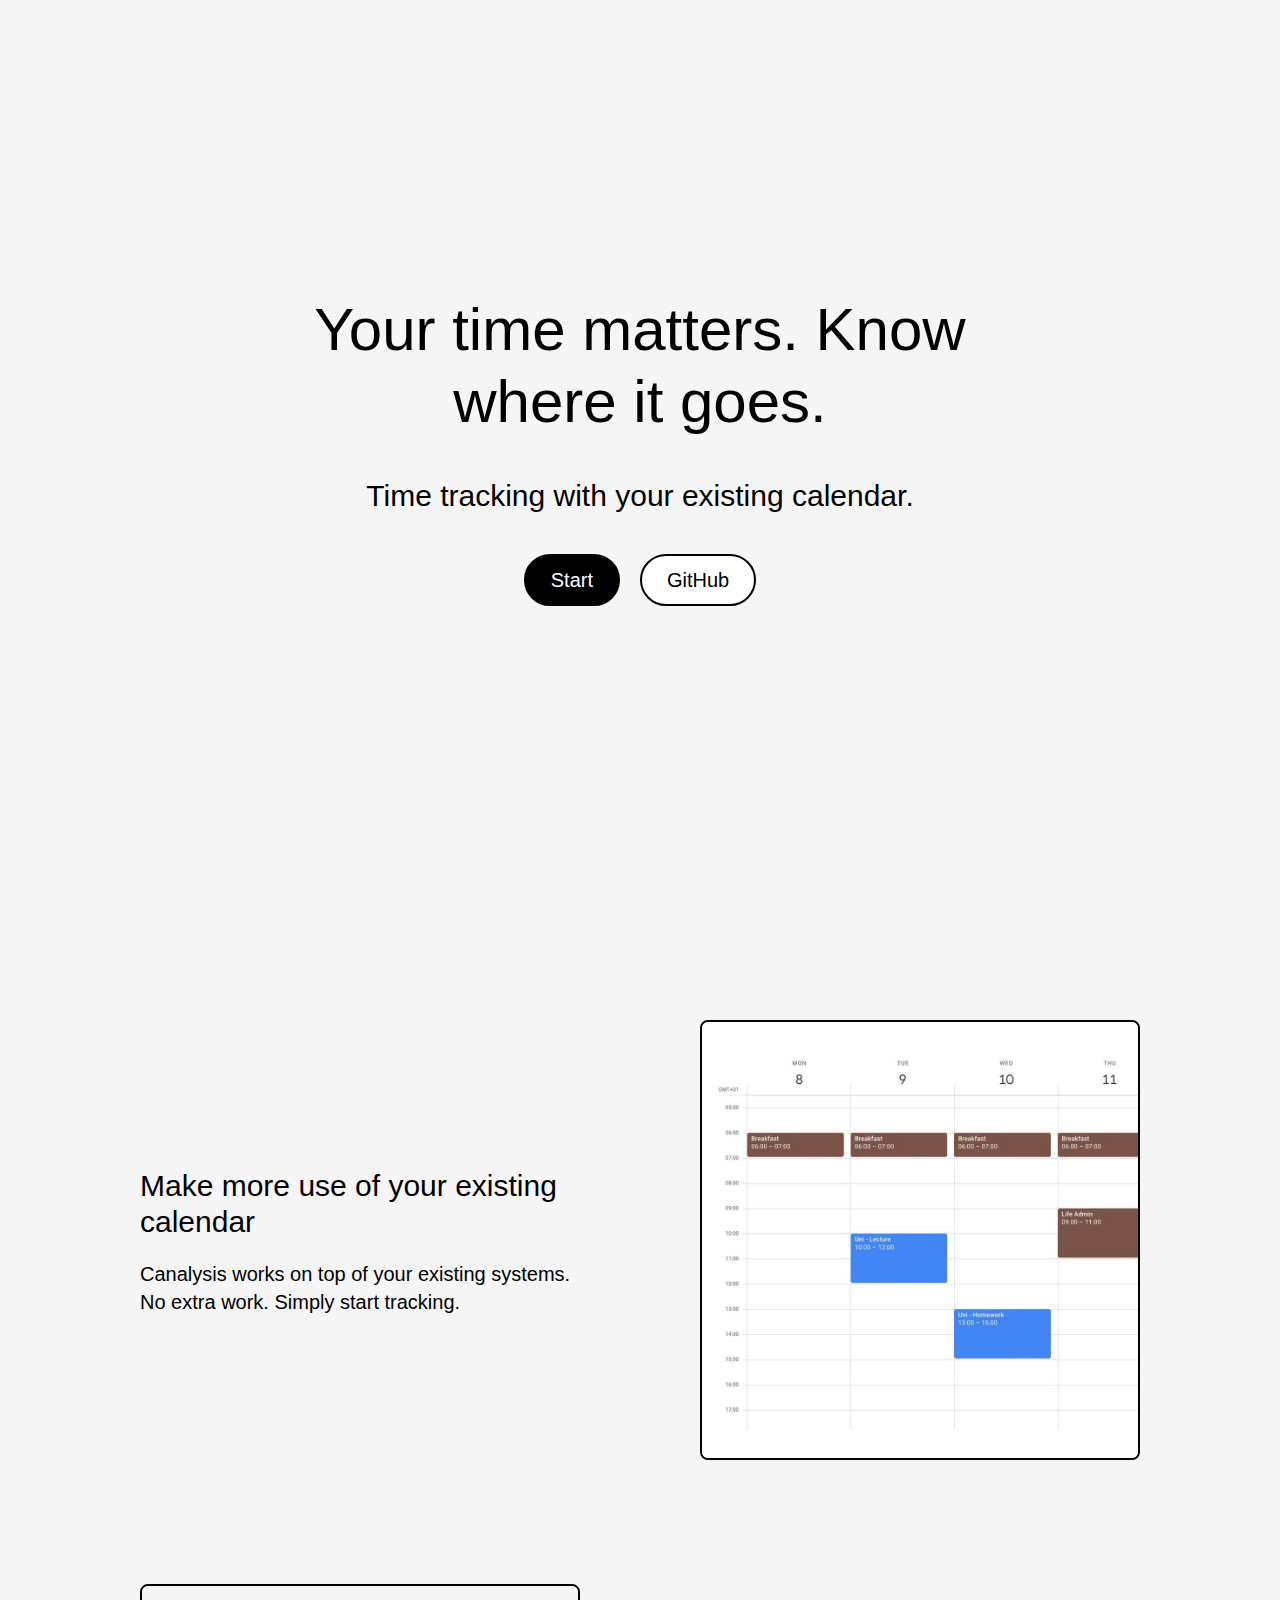
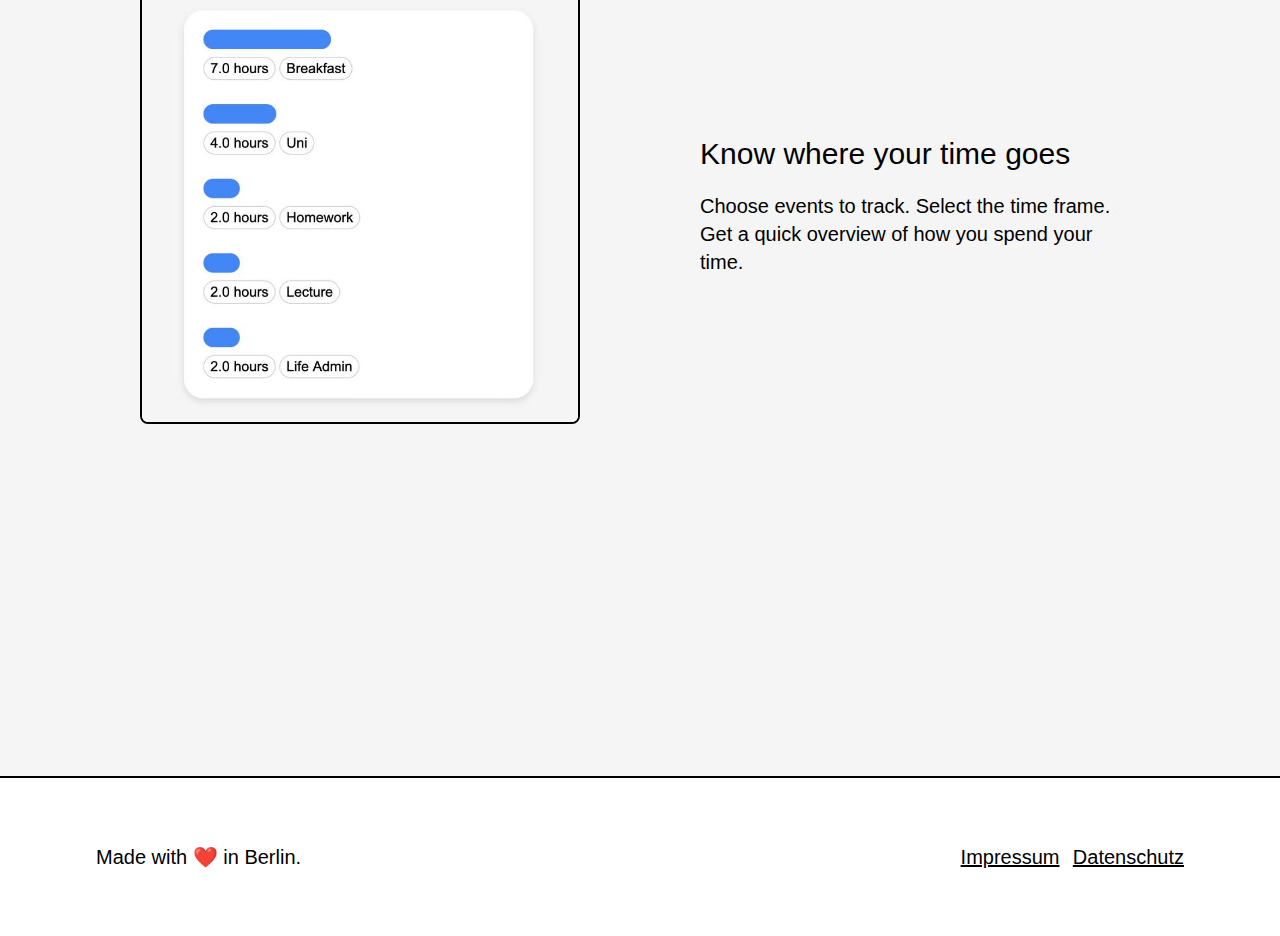
<file: index.html>
<!doctype html>
<html>
    <head>
        <title>Canalysis</title>
        <link rel="shortcut icon" href="/assets/img/favicon.png">
        <link rel="stylesheet" href="/assets/css/main.css"/>
        <meta name="viewport" content="width=device-width, initial-scale=1.0">
    </head>
    <body>
        
        <div class="wrapper">

            <div class="section header">

                <h1>Your time matters. Know where it goes.</h1>

                <h2>Time tracking with your existing calendar.</h2>

                <div class="navigation">
                    <a href="https://canalysis.pythonanywhere.com/" target="_blank" class="button">Start</a>
                    <a href="https://github.com/noelkronenberg/canalysis/tree/main" target="_blank" class="button secondary-button">GitHub</a>
                </div>

            </div>

            <div class="showcase section">

                <div class="showcase-element">

                    <div class="description">
                        <h2>Make more use of your existing calendar</h2>
                        <p>Canalysis works on top of your existing systems. No extra work. Simply start tracking.</p>
                    </div>
            
                    <div class="image">
                        <img src="/assets/img/calendar.jpg">
                    </div>
                    
                </div>

                <div class="showcase-element reverse">

                    <div class="image">
                        <img src="/assets/img/output.jpg">
                    </div>
            
                    <div class="description">
                        <h2>Know where your time goes</h2>
                        <p>Choose events to track. Select the time frame. Get a quick overview of how you spend your time.</p>
                    </div>
            
                </div>

            </div>

        </div>

        <footer>
            <div class="content">
                <p>Made with ❤️ in Berlin.</p>
                <div class="footer-nav">
                    <a href="https://noelkronenberg.com/wp-content/uploads/2023/09/impressum.pdf" target="_blank">Impressum</a>
                    <a href="https://noelkronenberg.com/wp-content/uploads/2023/09/datenschutz.pdf" target="_blank">Datenschutz</a>
                </div>
            </div>
        </footer>

    </body>
</html>
</file>
<file: assets/css/main.css>
* {
    box-sizing: border-box;
    word-break: break-word;
    margin: 0;
    padding: 0;
    scroll-behavior: smooth;
}

:root {
    --color-1: #000; 
    --color-2: #fff;
    --color-3: #4386F5;
    --color-4: #f5f5f5;

    --font-family: Helvetica, sans-serif;

    --font-size-1: 60px;
    --font-size-2: 30px;
    --font-size-3: 20px;

    --line-height-1: 1.2;
    --line-height-2: 1.4;

    --content-width: 85%;
    --max-content-width: 1000px;

    --size-1: 40px;

    --radius: 8px;
    --border: 2px solid var(--color-1);
}

@media screen and (max-width: 900px) { 
    :root {
        --font-size-1: 40px;    
    }
}

body {
    background-color: var(--color-4);
}

/* START: Typograpghy */

h1, h2, h3, a, p {
    font-family: var(--font-family);
    color: var(--color-1);
    margin: calc(var(--size-1)/2) 0px;
}

h1, h2 {
    font-weight: 400;
    line-height: var(--line-height-1);
}

h1 {
    font-size: var(--font-size-1);
}

h2 {
    font-size: var(--font-size-2);
}

h3, a, p {
    font-size: var(--font-size-3);
    line-height: var(--line-height-2);
}

a:hover {
    text-decoration: none;
}

/* END: Typograpghy */

/* START: Layout */

.wrapper {
    display: flex;
    flex-direction: column;
    align-items: center;
    justify-content: center;

    margin-left: auto;
    margin-right: auto;
    padding-top: var(--size-1);
    padding-bottom: var(--size-1);

    min-height: 85vh;
    max-width: var(--max-content-width);
    width: var(--content-width);
}

/* END: Layout */

/* START: Footer */

footer {
    background-color: var(--color-2);
    width: 100%;
    display: flex;
    flex-direction: row;
    justify-content: center;
    align-items: flex-start;
    margin-top: 12vh;
    border-top: var(--border);
}

footer .content {
    display: flex;
    flex-direction: row;
    justify-content: space-between;
    align-items: center;
    padding: 5vh 0;
    gap: calc(var(--size-1)/2);
    width: 100%;
    width: var(--content-width);
    max-width: var(--content-max-width);
}

.footer-nav { 
    display: flex;
    flex-direction: row;
    align-items: flex-start;
    gap: calc(var(--size-1)/3);
}

@media screen and (max-width: 900px) { 
    footer .content, .footer-nav {
        flex-direction: column !important;
        gap: 0px;
    }

    footer .content {
        align-items: flex-start;
    }

    .footer-nav a {
        margin: 0px;
    }
}

/* END: Footer */

/* START: Buttons */

.navigation {
    display: flex;
    flex-direction: column;
    align-items: center;
    justify-content: center;
    flex-direction: row;
    gap: calc(var(--size-1)/2);
    width: 100%;
}

.button {
    font-weight: 500;
    cursor: pointer;
    text-decoration: none;
    background-color: var(--color-1);
    color: var(--color-2);
    border: var(--border);
    border-radius: 99px;
    border-color: var(--color-1);
    padding: 10px 25px;  
}

.button:hover {
    background-color: var(--color-2);
    border-color: var(--color-3);
    color: var(--color-1);
}

.secondary-button {
    background-color: var(--color-2);
    border-color: var(--color-1);
    color: var(--color-1)
}

/* END: Buttons */

/* START: Sections */

.section {
    min-height: 100vh;
    padding-bottom: calc(var(--size-1)*2);
    padding-top: calc(var(--size-1)*2);
}

.header {
    align-items: center;
    text-align: center;
    display: flex;
    flex-direction: column;
    justify-content: center;
    align-items: center;
    max-width: 800px;
    margin-left: auto;
    margin-right: auto;
    padding-top: 0px;
}

@media screen and (max-width: 900px) { 
    .header {
        margin-top: -100px;
    }
}

.showcase-element, .showcase-element.reverse {
    width: 100%;
    display: flex;
    flex-direction: row;
    justify-content: center;
    align-items: center;
    gap: calc(var(--size-1)*3);
    margin-bottom: calc(var(--size-1)*3);
}

@media screen and (max-width: 1200px) {
    .showcase-element, .showcase-element.reverse {
        gap: calc(var(--size-1)/2) !important;
    }
}

@media screen and (max-width: 900px) {
    .showcase-element, .showcase-element.reverse {
        flex-direction: column;
        justify-content: flex-start;
        gap: calc(var(--size-1)/2);
        min-height: 100%;
    }

    .showcase-element.reverse {
        flex-direction: column-reverse;
    }
}

.showcase-element .description, .showcase-element .image {
    width: 100%;
    flex: 1;
}

/* END: Sections */

/* START: Other */

img {
    width: 100%;
    height: auto;
    border-radius: var(--radius);
    border: var(--border);
}

/* END: Other */
</file>
